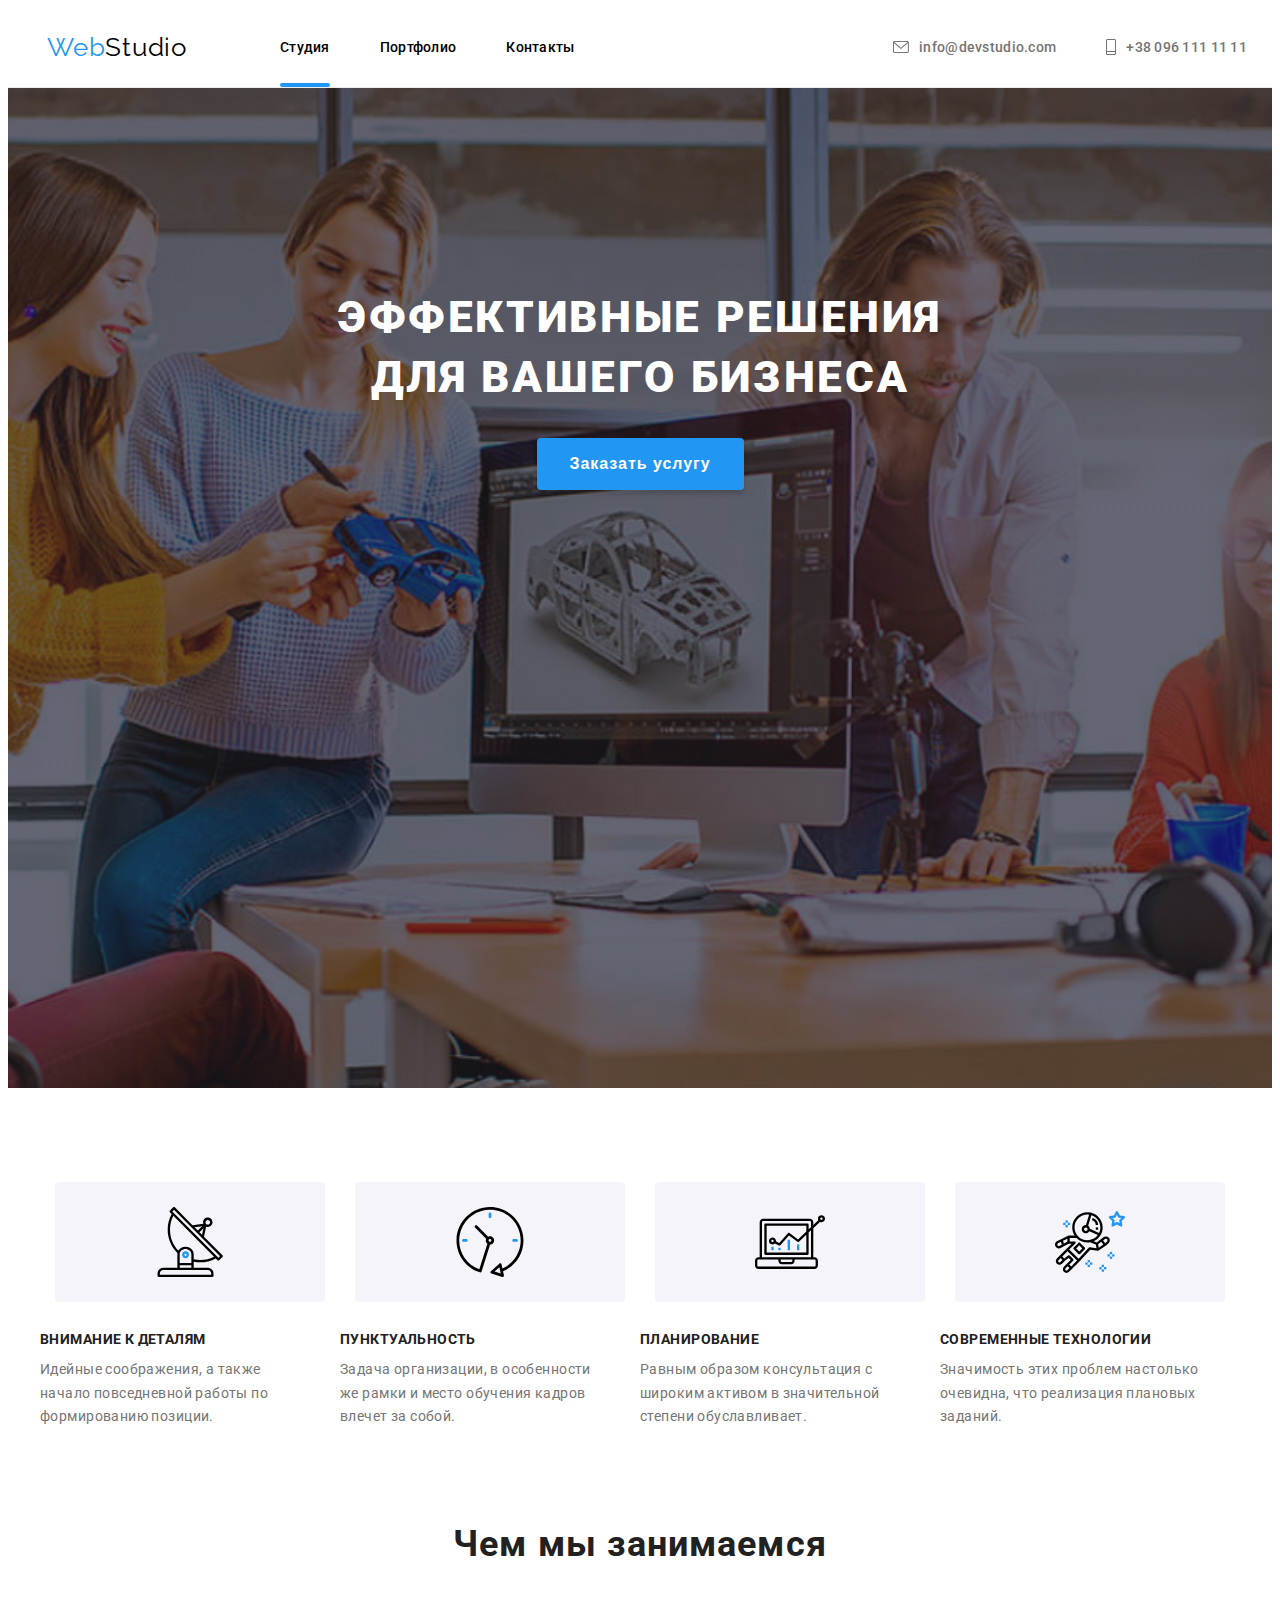
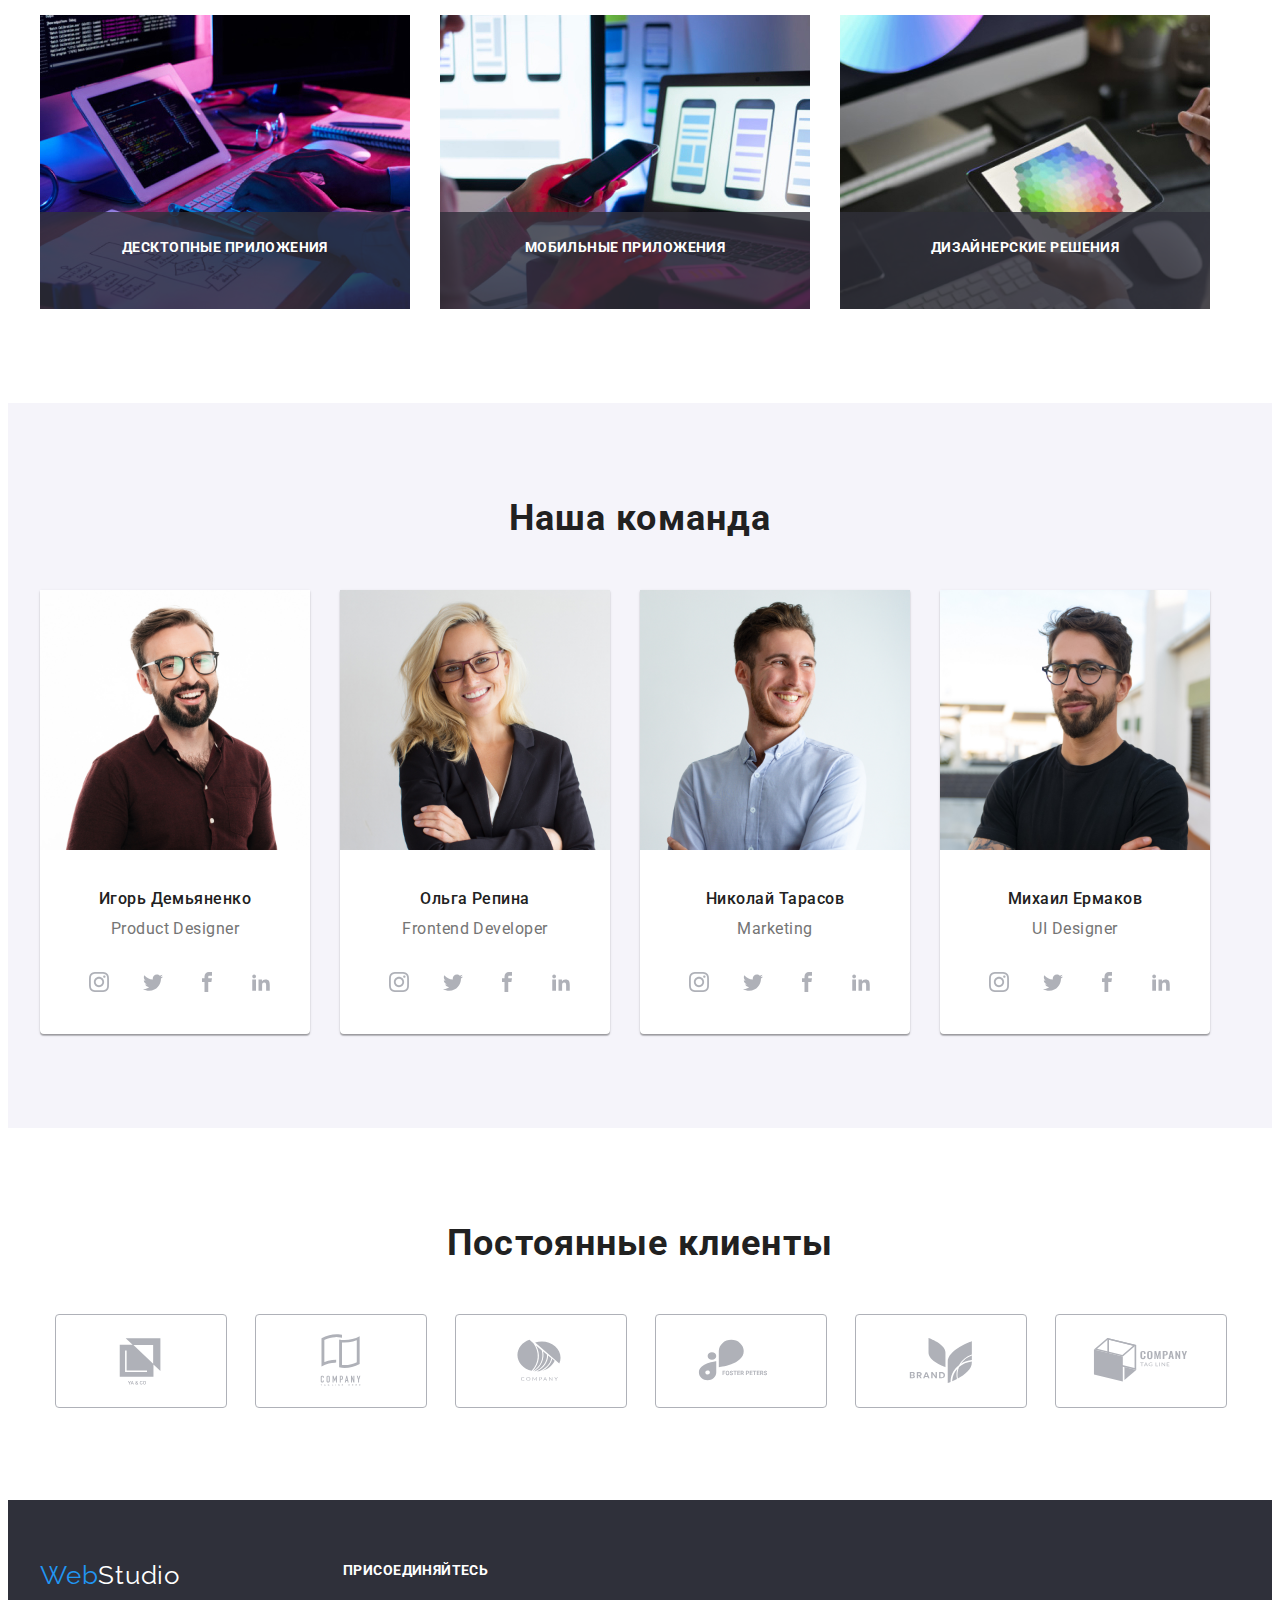
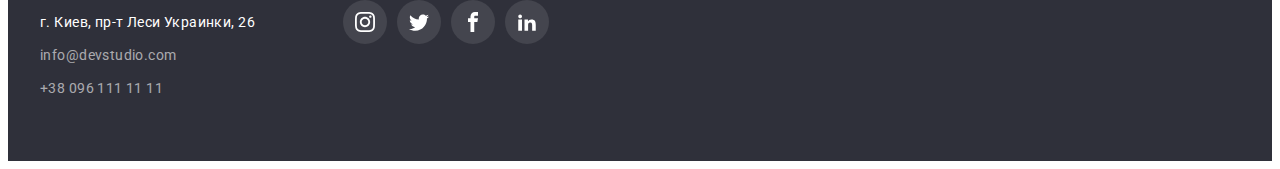
<file: index.html>
<!DOCTYPE html>
<html lang="ru">
<head>
	<meta charset="UTF-8">
	<meta http-equiv="X-UA-Compatible" content="IE=edge">
	<meta name="viewport" content="width=device-width, initial-scale=1.0">
	<link rel="stylesheet" href="https://cdnjs.cloudflare.com/ajax/libs/modern-normalize/1.1.0/modern-normalize.min.css" integrity="sha512-wpPYUAdjBVSE4KJnH1VR1HeZfpl1ub8YT/NKx4PuQ5NmX2tKuGu6U/JRp5y+Y8XG2tV+wKQpNHVUX03MfMFn9Q==" crossorigin="anonymous" referrerpolicy="no-referrer" />
	<link rel="stylesheet" href="./css/styles.css">
	<link rel="preconnect" href="https://fonts.googleapis.com">
	<link rel="preconnect" href="https://fonts.gstatic.com" crossorigin>
	<link rel="preconnect" href="https://fonts.googleapis.com">
<link rel="preconnect" href="https://fonts.gstatic.com" crossorigin>
<link href="https://fonts.googleapis.com/css2?family=Raleway:wght@700&family=Roboto:wght@400;500;700;900&display=swap" rel="stylesheet">
	<title>WEB-Studio</title>
</head>
<body>
	<!-- Header -->
	<header class="header">
		<div class="container">
		 <a href="./index.html" class="logo">Web<span class="logo-header">Studio</span></a>
		<nav class="nav">
			<ul class="nav-list list">
				<li class="nav-item">
					<a href="./index.html" class="nav-link link current">Студия</a>
				</li>
				<li class="nav-item">
					<a href="./portfolio.html" class="nav-link link ">Портфолио</a>
				</li>
				<li class="nav-item">
					<a href="#footer" class="nav-link link ">Контакты</a>
				</li>
			</ul>
		</nav>
		<ul class="contacts list">
			<li class="contacts-item">
				<a href="mailto:info@devstudio.com" class="contacts-link-header link">
					<svg class="contacts-icon" height="12" width="16">
						<use href="./images/icons.svg#icon-envelope-hover"></use>
					</svg>info@devstudio.com</a>
			</li>
			<li class="contacts-item">
				<a href="tel:+380961111111" class="contacts-link-header link">
					<svg class="contacts-icon" width="10" height="16">
						<use href="./images/icons.svg#icon-Vector"></use>
					</svg>+38 096 111 11 11</a>
			</li>
		</ul>
		</div>
	</header>

	<!-- Main content -->
	<main>
		<section class="hero">
			<div class="container">
				<h1 class="hero-title">Эффективные решения для вашего бизнеса</h1>
				<button type="button" class="hero-btn" data-modal-open> Заказать услугу </button>
			</div>
		</section>

		<!-- Преимущества -->
		<section class="benefits">
			<div class="container">
				<ul class="benefits-icon-list list">
					<li class="benefits-icon-item">
						<svg width="70" height="70">
							<use href="./images/icons.svg#icon-Group"></use>
						</svg>
					</li>
					<li class="benefits-icon-item">
						<svg width="70" height="70">
							<use href="./images/icons.svg#icon-clock-1"></use>
						</svg>
					</li>
					<li class="benefits-icon-item">
						<svg width="70" height="70">
							<use href="./images/icons.svg#icon-diagram-1"></use>
						</svg>
					</li>
					<li class="benefits-icon-item">
						<svg width="70" height="70">
							<use href="./images/icons.svg#icon-astronaut-1"></use>
						</svg>
					</li>
				</ul>
				<ul class="benefits-list list">
					<li class="benefits-item">
					<h3 class="benefits-title title">Внимание к деталям</h3>
					<p class="benefits-text">Идейные соображения, а также начало повседневной работы по формированию позиции.</p>
					</li>
					<li class="benefits-item">
					<h3 class="benefits-title title">Пунктуальность</h3>
					<p class="benefits-text">Задача организации, в особенности же рамки и место обучения кадров влечет за собой.</p>
					</li>
					<li class="benefits-item">
					<h3 class="benefits-title title">Планирование</h3>
					<p class="benefits-text">Равным образом консультация с широким активом в значительной степени обуславливает.</p>
					</li>
					<li class="benefits-item">
					<h3 class="benefits-title title">Современные технологии</h3>
					<p class="benefits-text">Значимость этих проблем настолько очевидна, что реализация плановых заданий.</p>
					</li>
				</ul>
			</div>
			
		</section>
		
		<!-- Чем занимаемся -->
		<section class="work section">
			<div class="container">
				<h2 class="pre-title">Чем мы занимаемся</h2>
			<ul class="work-list list">
				<li class="work-item"> 
					<div class="top-text-wrap">
						<img src="./images/box1.jpg" alt="разработка" width="370"> 
						<p class="work-top-text">Десктопные приложения</p> 
					</div>
				</li>
					
				<li class="work-item"> 
					<div class="top-text-wrap">
						<img src="./images/box2.jpg" alt="приложения" width="370"> 
						<p class="work-top-text">Мобильные приложения</p>
					</div>	
				</li>
					
				<li class="work-item"> 
					<div class="top-text-wrap">
						<img src="./images/box3.jpg" alt="дизайн" width="370"> 
						<p class="work-top-text">Дизайнерские решения</p>
					</div>
				</li>
						
			</ul>
			</div>
			
		</section>

		<!-- Наша команда -->
		<section class="team section"> 	
			<div class="container">
				<h2 class="pre-title">Наша команда</h2>
			<ul class="team-list list">
				<li class="team-item">
					<img src="./images/img.jpg" alt="фото" width="270">
					<div class="team-content">
						<h3 class="team-title">Игорь Демьяненко</h3>
						<p class="team-text">Product Designer</p>
					<ul class="soc-icon-list list">
						<li class="soc-icon-item">
							<a class="soc-icon-link link" href="https://www.instagram.com/" target="_blank">
							<svg class="soc-icon" width="20" height="20">
								<use href="./images/icons.svg#icon-instagram"></use>
							</svg>
						</a></li>
						<li class="soc-icon-item">
							<a href="https://twitter.com/" class="soc-icon-link link" target="_blank">
								<svg class="soc-icon" width="20" height="20">
									<use href="./images/icons.svg#icon-twitter"></use>
								</svg>
							</a>
						</li>
						<li class="soc-icon-item">
							<a href="https://www.facebook.com/" class="soc-icon-link link" target="_blank">
								<svg class="soc-icon" width="20" height="20">
									<use href="./images/icons.svg#icon-facebook"></use>https://www.linkedin.com/
								</svg>
							</a>
						</li>
						<li class="soc-icon-item">
							<a href="https://www.linkedin.com/" class="soc-icon-link link" target="_blank">
								<svg class="soc-icon" width="20" height="20">
									<use href="./images/icons.svg#icon-linkedin"></use>
								</svg>
							</a>
						</li>
					</ul>
					</div>
				
					
				</li>
				<li class="team-item">
					<img src="./images/img1.jpg" alt="фото" width="270">
					<div class="team-content">
						<h3 class="team-title">Ольга Репина</h3>
						<p class="team-text">Frontend Developer</p>
						<ul class="soc-icon-list list">
						<li class="soc-icon-item">
							<a class="soc-icon-link link" href="https://www.instagram.com/" target="_blank">
							<svg class="soc-icon" width="20" height="20">
								<use href="./images/icons.svg#icon-instagram"></use>
							</svg>
						</a></li>
						<li class="soc-icon-item">
							<a href="https://twitter.com/" class="soc-icon-link link" target="_blank">
								<svg class="soc-icon" width="20" height="20">
									<use href="./images/icons.svg#icon-twitter"></use>
								</svg>
							</a>
						</li>
						<li class="soc-icon-item">
							<a href="https://www.facebook.com/" class="soc-icon-link link" target="_blank">
								<svg class="soc-icon" width="20" height="20">
									<use href="./images/icons.svg#icon-facebook"></use>
								</svg>
							</a>
						</li>
						<li class="soc-icon-item">
							<a href="https://www.linkedin.com/" class="soc-icon-link link" target="_blank">
								<svg class="soc-icon" width="20" height="20">
									<use href="./images/icons.svg#icon-linkedin"></use>
								</svg>
							</a>
						</li>
					</ul>
					</div>
					
				</li>
				<li class="team-item">
					<img src="./images/img2.jpg" alt="фото" width="270">
					<div class="team-content">
						<h3 class="team-title">Николай Тарасов</h3>
						<p class="team-text">Marketing</p>
						<ul class="soc-icon-list list">
						<li class="soc-icon-item">
							<a class="soc-icon-link link" href="https://www.instagram.com/" target="_blank">
							<svg class="soc-icon" width="20" height="20">
								<use href="./images/icons.svg#icon-instagram"></use>
							</svg>
						</a></li>
						<li class="soc-icon-item">
							<a href="https://twitter.com/" class="soc-icon-link link" target="_blank">
								<svg class="soc-icon" width="20" height="20">
									<use href="./images/icons.svg#icon-twitter"></use>
								</svg>
							</a>
						</li>
						<li class="soc-icon-item">
							<a href="https://www.facebook.com/" class="soc-icon-link link" target="_blank">
								<svg class="soc-icon" width="20" height="20">
									<use href="./images/icons.svg#icon-facebook"></use>
								</svg>
							</a>
						</li>
						<li class="soc-icon-item">
							<a href="https://www.linkedin.com/" class="soc-icon-link link" target="_blank">
								<svg class="soc-icon" width="20" height="20">
									<use href="./images/icons.svg#icon-linkedin"></use>
								</svg>
							</a>
						</li>
					</ul>
					</div>
					
				</li>
				<li class="team-item">	
					<img src="./images/img3.jpg" alt="фото" width="270">
					<div class="team-content">
						<h3 class="team-title">Михаил Ермаков</h3>
						<p class="team-text">UI Designer</p>
						<ul class="soc-icon-list list">
						<li class="soc-icon-item">
							<a class="soc-icon-link link" href="https://www.instagram.com/" target="_blank">
							<svg class="soc-icon" width="20" height="20">
								<use href="./images/icons.svg#icon-instagram"></use>
							</svg>
						</a></li>
						<li class="soc-icon-item">
							<a href="https://twitter.com/" class="soc-icon-link link" target="_blank">
								<svg class="soc-icon" width="20" height="20">
									<use href="./images/icons.svg#icon-twitter"></use>
								</svg>
							</a>
						</li>
						<li class="soc-icon-item">
							<a href="https://www.facebook.com/" class="soc-icon-link link" target="_blank">
								<svg class="soc-icon" width="20" height="20">
									<use href="./images/icons.svg#icon-facebook"></use>
								</svg>
							</a>
						</li>
						<li class="soc-icon-item">
							<a href="https://www.linkedin.com/" class="soc-icon-link link" target="_blank">
								<svg class="soc-icon" width="20" height="20">
									<use href="./images/icons.svg#icon-linkedin"></use>
								</svg>
							</a>
						</li>
					</ul>
					</div>
					
				</li>
			</ul>
			</div>
			
		</section>

		<section class="clients section">
			<div class="container">
				<h2 class="pre-title"> Постоянные клиенты </h2>
				<ul class="clients-list list">
					<li class="clients-item">
						<a href="" class="clients-icon-link link">
							<svg class="clients-icon" width="106" height="60">
								<use href="./images/icons.svg#icon-Logo"></use>
							</svg>
						</a>
					</li>
					<li class="clients-item">
						<a href="" class="clients-icon-link link">
							<svg class="clients-icon" width="106" height="60">
								<use href="./images/icons.svg#icon-Logo-1"></use>
							</svg>
						</a>
					</li>
					<li class="clients-item">
						<a href="" class="clients-icon-link link">
							<svg class="clients-icon" width="106" height="60">
								<use href="./images/icons.svg#icon-Logo-2"></use>
							</svg>
						</a>
					</li>
					<li class="clients-item">
						<a href="" class="clients-icon-link link">
							<svg class="clients-icon" width="106" height="60">
								<use href="./images/icons.svg#icon-Logo-3"></use>
							</svg>
						</a>
					</li>
					<li class="clients-item">
						<a href="" class="clients-icon-link link">
							<svg class="clients-icon" width="106" height="60">
								<use href="./images/icons.svg#icon-Logo-4"></use>
							</svg>
						</a>
					</li>
					<li class="clients-item">
						<a href="" class="clients-icon-link link">
							<svg class="clients-icon" width="106" height="60">
								<use href="./images/icons.svg#icon-Logo-5"></use>
							</svg>
						</a>
					</li>
				</ul>
			</div>
		</section>
	</main>

	<!-- Footer -->
	<footer class="footer">
		<div class="container">
			<div>
				<a href="#" class="logo">Web<span class="logo-footer">Studio</span></a>
			<address class="address">
				г. Киев, пр-т Леси Украинки, 26
			</address>
			<ul class="footer-list list">
				<li class="footer-item"> 
					<a href="mailto:info@devstudio.com" class="contacts-link-footer link">info@devstudio.com</a>
				</li>
				<li class="footer-item">
					<a href="tel:+380961111111" class="contacts-link-footer link">+38 096 111 11 11</a>
				</li>
			</ul>
			</div>
			
			<div class="footer-social">
				<h3 class="footer-soc-title">Присоединяйтесь</h3>
				<ul class="footer-icon-list list">
				<li class="footer-icon-item">
					<a href="https://www.instagram.com/" class="footer-icon-link link" target="_blank">
						<svg height="20" width="20">
						<use href="./images/icons.svg#icon-instagram"></use>
					</svg>
					</a>
					
				</li>
				<li class="footer-icon-item">
					<a href="https://twitter.com/" class="footer-icon-link link" target="_blank">
						<svg height="20" width="20">
						<use href="./images/icons.svg#icon-twitter"></use>
					</svg>
					</a>
					
				</li>
				<li class="footer-icon-item">
					<a href="https://www.facebook.com/" class="footer-icon-link link" target="_blank">
						<svg height="20" width="20">
						<use href="./images/icons.svg#icon-facebook"></use>
					</svg>
					</a>
					
				</li>
				<li class="footer-icon-item">
					<a href="https://www.linkedin.com/" class="footer-icon-link link" target="_blank">
						<svg height="20" width="20">
						<use href="./images/icons.svg#icon-linkedin"></use>
					</svg>
					</a>
					
				</li>
			</ul>
			</div>	
		</div>
			
	</footer>
	<div class="backdrop is-hidden" data-modal>
				<div class="modal">
					<button type="button" class="modal-btn-close" data-modal-close>
							<svg height="20" width="20">
						<use href="./images/icons.svg#icon-close-black-18dp-2-1"></use>
					</svg>
					</button>
				</div>
	</div>
	 <script src="./js/modal.js"></script>
</body>
</html>
</file>
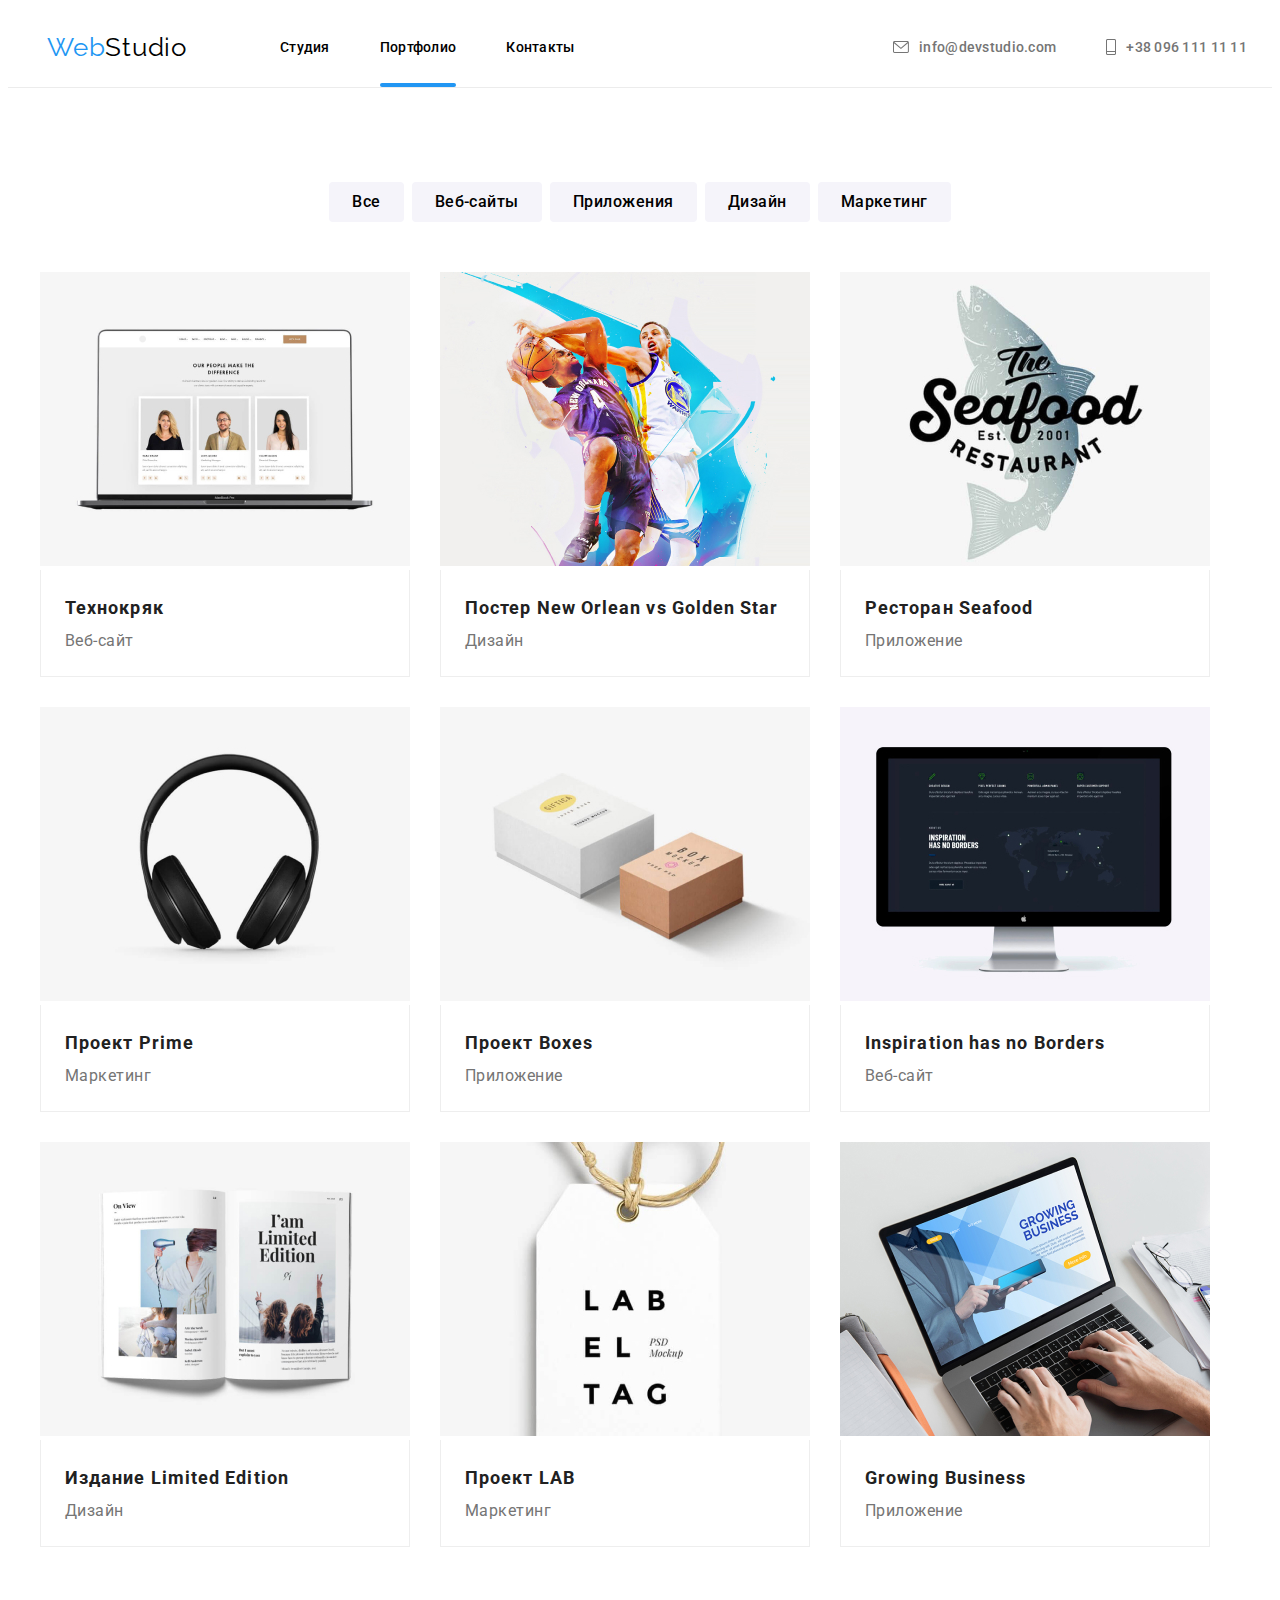
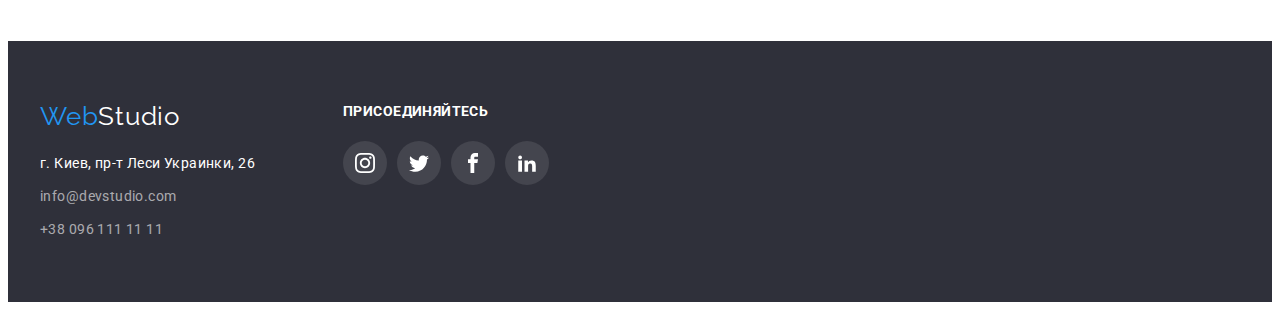
<file: portfolio.html>
<!DOCTYPE html>
<html lang="ru">
  <head>
    <meta charset="UTF-8" />
    <meta http-equiv="X-UA-Compatible" content="IE=edge" />
    <meta name="viewport" content="width=device-width, initial-scale=1.0" />
    <link rel="stylesheet" href="https://cdnjs.cloudflare.com/ajax/libs/modern-normalize/1.1.0/modern-normalize.min.css" integrity="sha512-wpPYUAdjBVSE4KJnH1VR1HeZfpl1ub8YT/NKx4PuQ5NmX2tKuGu6U/JRp5y+Y8XG2tV+wKQpNHVUX03MfMFn9Q==" crossorigin="anonymous" referrerpolicy="no-referrer" />
    <link rel="stylesheet" href="./css/styles.css" />
    <link rel="preconnect" href="https://fonts.googleapis.com" />
    <link rel="preconnect" href="https://fonts.gstatic.com" crossorigin />
    <link
      href="https://fonts.googleapis.com/css2?family=Raleway:wght@700&family=Roboto:wght@400;500;700;900&display=swap"
      rel="stylesheet"
    />
    <title>Portfolio</title>
  </head>
  <body>
    <!-- Header -->
  
    <header class="header ">
		<div class="container">
		 <a href="./index.html" class="logo">Web<span class="logo-header">Studio</span></a>
		<nav class="nav">
			<ul class="nav-list list">
				<li class="nav-item">
					<a href="./index.html" class="nav-link link">Студия</a>
				</li>
				<li class="nav-item">
					<a href="./portfolio.html" class="nav-link link current">Портфолио</a>
				</li>
				<li class="nav-item">
					<a href="#" class="nav-link link">Контакты</a>
				</li>
			</ul>
		</nav>
		<ul class="contacts list">
			<li class="contacts-item">
				<a href="mailto:info@devstudio.com" class="contacts-link-header link">
          <svg class="contacts-icon" height="12" width="16">
						<use href="./images/icons.svg#icon-envelope-hover"></use>
					</svg>info@devstudio.com</a>
			</li>
			<li class="contacts-item">
				<a href="tel:+380961111111" class="contacts-link-header link">
          <svg class="contacts-icon" width="10" height="16">
						<use href="./images/icons.svg#icon-Vector"></use>
					</svg>+38 096 111 11 11</a>
			</li>
		</ul>
		</div>
	</header>
    <!--Main-->
    <main>

      <!--Work examples-->
      <section class="examples section">
         <div class="filter container">
          <ul class="filter-list list">
          <li class="filter-item"><button type="button" class="filter-btn link">Все</button></li>
          <li class="filter-item"><button type="button" class="filter-btn link">Веб-сайты</button></li>
          <li class="filter-item"><button type="button" class="filter-btn link">Приложения</button></li>
          <li class="filter-item"><button type="button" class="filter-btn link">Дизайн</button></li>
          <li class="filter-item"><button type="button" class="filter-btn link">Маркетинг</button></li>
        </ul>
        </div>
        <div class="container">
           <ul class="examples-list list">
          <li class="examples-item">
            <div class="examples-wrap">
              <img src="./images/portfolio1.jpg" alt="Ноутбук с вэб-сайтом" width="370" />
              <p class="examples-top-text">Ресурс предлагает комплексные предложения с разным уровнем функционала и сервисов. Все это позволит посетителю получить исчерпывающие сведения о компании или частном лице.</p>
            </div>
           
            <div class="examples-content">
              <h3 class="examples-title">Технокряк</h3>
              <p class="examples-text">Веб-сайт</p>
            </div>
            
          </li>
          <li class="examples-item">
            <div class="examples-wrap">
              <img src="./images/portfolio2.jpg" alt="Постер" width="370" />
              <p class="examples-top-text">Ресурс предлагает комплексные предложения с разным уровнем функционала и сервисов. Все это позволит посетителю получить исчерпывающие сведения о компании или частном лице.</p>
            </div>
            
            <div class="examples-content">
              <h3 lang="en" class="examples-title">Постер New Orlean vs Golden Star</h3>
              <p class="examples-text">Дизайн</p>
            </div>
            
          </li>
          <li class="examples-item">
            <div class="examples-wrap">
              <img src="./images/portfolio3.jpg" alt="Логотип ресторана" width="370" />
              <p class="examples-top-text">Ресурс предлагает комплексные предложения с разным уровнем функционала и сервисов. Все это позволит посетителю получить исчерпывающие сведения о компании или частном лице.</p>
            </div>
            
            <div class="examples-content">
              <h3 lang="en" class="examples-title">Ресторан Seafood</h3>
            <p class="examples-text">Приложение</p>
            </div>
            
          </li>
          <li class="examples-item">
            <div class="examples-wrap">
              <img src="./images/portfolio4.jpg" alt="Наушники" width="370" />
              <p class="examples-top-text">Ресурс предлагает комплексные предложения с разным уровнем функционала и сервисов. Все это позволит посетителю получить исчерпывающие сведения о компании или частном лице.</p>
            </div>
            
            <div class="examples-content">
              <h3 lang="en" class="examples-title">Проект Prime</h3>
            <p class="examples-text">Маркетинг</p>
            </div>
            
          </li>
          <li class="examples-item">
            <div class="examples-wrap">
              <img src="./images/portfolio5.jpg" alt="Коробки" width="370" />
              <p class="examples-top-text">Ресурс предлагает комплексные предложения с разным уровнем функционала и сервисов. Все это позволит посетителю получить исчерпывающие сведения о компании или частном лице.</p>
            </div>
            
            <div class="examples-content">
              <h3 lang="en" class="examples-title">Проект Boxes</h3>
            <p class="examples-text">Приложение</p>
            </div>
            
          </li>
          <li class="examples-item">
            <div class="examples-wrap">
              <img src="./images/portfolio6.jpg" alt="Монитор" width="370" />
              <p class="examples-top-text">Ресурс предлагает комплексные предложения с разным уровнем функционала и сервисов. Все это позволит посетителю получить исчерпывающие сведения о компании или частном лице.</p>
            </div>
            
            <div class="examples-content">
              <h3 lang="en" class="examples-title">Inspiration has no Borders</h3>
            <p class="examples-text">Веб-сайт</p>
            </div>
            
          </li>
          <li class="examples-item">
            <div class="examples-wrap">
               <img src="./images/portfolio7.jpg" alt="Книга" width="370" />
              <p class="examples-top-text">Ресурс предлагает комплексные предложения с разным уровнем функционала и сервисов. Все это позволит посетителю получить исчерпывающие сведения о компании или частном лице.</p>
            </div>
           
            <div class="examples-content">
              <h3 lang="en" class="examples-title">Издание Limited Edition</h3>
            <p class="examples-text">Дизайн</p>
            </div>
            
          </li>
          <li class="examples-item">
            <div class="examples-wrap">
              <img src="./images/portfolio8.jpg" alt="Бирка" width="370" />
              <p class="examples-top-text">Ресурс предлагает комплексные предложения с разным уровнем функционала и сервисов. Все это позволит посетителю получить исчерпывающие сведения о компании или частном лице.</p>
            </div>
           
            <div class="examples-content">
              <h3 lang="en" class="examples-title">Проект LAB</h3>
            <p class="examples-text">Маркетинг</p>
            </div>
            
          </li>
          <li class="examples-item">
            <div class="examples-wrap">
              <img src="./images/portfolio9.jpg" alt="Разработка приложений" width="370" />
              <p class="examples-top-text">Ресурс предлагает комплексные предложения с разным уровнем функционала и сервисов. Все это позволит посетителю получить исчерпывающие сведения о компании или частном лице.</p>
            </div>
            
            <div class="examples-content">
              <h3 lang="en" class="examples-title">Growing Business</h3>
            <p class="examples-text">Приложение</p>
            </div>
            
          </li>
        </ul>
        </div>
       
      </section>
    </main>

    <!-- Footer -->

    <footer class="footer">
		<div class="container">
			<div>
				<a href="#" class="logo">Web<span class="logo-footer">Studio</span></a>
			<address class="address">
				г. Киев, пр-т Леси Украинки, 26
			</address>
			<ul class="footer-list list">
				<li class="footer-item"> 
					<a href="mailto:info@devstudio.com" class="contacts-link-footer link">info@devstudio.com</a>
				</li>
				<li class="footer-item">
					<a href="tel:+380961111111" class="contacts-link-footer link">+38 096 111 11 11</a>
				</li>
			</ul>
			</div>
			
			<div class="footer-social">
				<h3 class="footer-soc-title">Присоединяйтесь</h3>
				<ul class="footer-icon-list list">
				<li class="footer-icon-item">
					<a href="https://www.instagram.com/" class="footer-icon-link link" target="_blank">
						<svg height="20" width="20">
						<use href="./images/icons.svg#icon-instagram"></use>
					</svg>
					</a>
					
				</li>
				<li class="footer-icon-item">
					<a href="https://twitter.com/" class="footer-icon-link link" target="_blank">
						<svg height="20" width="20">
						<use href="./images/icons.svg#icon-twitter"></use>
					</svg>
					</a>
					
				</li>
				<li class="footer-icon-item">
					<a href="https://www.facebook.com/" class="footer-icon-link link" target="_blank">
						<svg height="20" width="20">
						<use href="./images/icons.svg#icon-facebook"></use>
					</svg>
					</a>
					
				</li>
				<li class="footer-icon-item">
					<a href="https://www.linkedin.com/" class="footer-icon-link link" target="_blank">
						<svg height="20" width="20">
						<use href="./images/icons.svg#icon-linkedin"></use>
					</svg>
					</a>
					
				</li>
			</ul>
			</div>
			
			
		</div>
			
	</footer>
  </body>
</html>
</file>
<file: css/styles.css>
:root {
	--hover-color: #2196F3;
	--main-title-color: #212121;
	--text-color: #757575;
	--time-function: cubic-bezier(0.4, 0, 0.2, 1);
}

p, h1, h2, h3, h4, h5, h6 {
	margin: 0;
	padding: 0;
}

ul {
	margin: 0;
	padding: 0;
}

.section {
	padding-top: 94px;
	padding-bottom: 94px;
}

.container { 
	padding-left: 15px;
	padding-right: 15px;
	margin: 0 auto;
	width: 1200px;
	
}

.logo {
	font-family: 'Raleway';
	font-weight: 700px;
	font-size: 26px;
	line-height: 1.19;
	letter-spacing: 0.03em;
	color: #2196F3;
	text-decoration: none;
	margin-right: 93px;
}

body {
	background-color: #FFFFFF;
	font-family: 'Roboto', sans-serif;
	color: var(--main-title-color)
}



.logo-header {
	color: #000000;
}

.logo-footer {
	color: #FFFFFF;
}

.list {
	list-style: none;
}

.link {
	text-decoration: none;
	transition: color,  250ms var(--time-function);
}

.pre-title {
	font-weight: 700px;
		font-size: 36px;
		line-height: 1.17;
		text-align: center;
		letter-spacing: 0.03em;	
		margin-bottom: 50px;
}



/*---------main page---------*/


/*---------header---------*/

.header {
	padding: 24px;
	border-bottom: 1px solid #ECECEC;
}

.header .container {
	display: flex;
	align-items: center;
	flex-wrap: wrap;
}

.nav-list {
	display: flex;
	align-items: center;
}

.nav-item:not(:last-child) {
	margin-right: 50px;
}


.link {
	font-weight: 500;
		font-size: 14px;
		line-height: 1.14;
		letter-spacing: 0.02em;
}

.contacts-link-header:hover,
.contacts-link-header:focus {
color: var(--hover-color);
}

.contacts-link-footer:hover,
.contacts-link-footer:focus {
	color: var(--hover-color);
}

.contacts-icon {
	margin-right: 10px;
	fill: currentColor;
	

}


.contacts {
	margin-left: auto;
	display: flex;
}

.contacts-item:not(:first-child) {
	margin-left: 50px;
}

.contacts-link-footer {
	color: rgba(255, 255, 255, 0.6);
	font-style: normal;
	font-weight: 400;
	font-size: 14px;
	line-height: 1.71;
	letter-spacing: 0.03em;
	justify-content: center;
	align-items: center;
	
}

.contacts-link-header {
	display: flex;
	color: #757575;
	font-style: normal;
	font-weight: 500;
	font-size: 14px;
	line-height: 1.71;
	letter-spacing: 0.02em;
	justify-content: baseline;
	align-items: center;
}


.hero-btn:hover,
.hero-btn:focus {
	background-color: var(--hover-color);
}

.nav-link:hover,
.nav-link:focus {
	color: var(--hover-color);	
}

.filter-btn:hover,
.filter-btn:focus {
	background-color: var(--hover-color);
	color: #FFFFFF;
}

.nav-link {
	position: relative;
	font-style: normal;
		font-weight: 500;
		font-size: 14px;
		line-height: 1.43;
		letter-spacing: 0.02em;
		color: #000000;
		padding: 32px 0;
}

.current::after {
	position: absolute;
	display: flex;
	bottom: 0;
	content: '';
	width: 100%;
	height: 4px;
	border-radius: 4px;
	background: var(--hover-color);
}



/*---------hero---------*/

.hero .container {
	justify-content: center;
}

.hero {
	background-color: #2F303A;
	max-width: 1600px;
	height: 600px;
	align-items: center;
	justify-content: center;
	padding-top: 200px;
	padding-bottom: 200px;
	background-image: linear-gradient(rgba(47, 48, 58, 0.4), rgba(47, 48, 58, 0.4)), url(../images/hero-gb.png);
	background-repeat: n	o-repeat;
	background-size: cover;
	background-position: center;
	margin: auto;
}

.hero-title {
				width: 696px;
				margin: 0 auto 30px;
				text-align: center;
				font-weight: 900;
				font-size: 44px;
				line-height: 1.36;
				letter-spacing: 0.06em;
				text-transform: uppercase;
				color: rgba(255, 255, 255, 1);
}

.hero-btn {
	font-weight: 700;
	font-size: 16px;
	line-height: 1.88;
	letter-spacing: 0.06em;
	background-color: var(--hover-color);
	color: #FFFFFF;
	cursor: pointer;
	padding: 10px 32px;
	min-width: 200px;
	margin: auto;
	display: block;
	box-shadow: 0px 4px 4px rgba(0, 0, 0, 0.15);
	border-radius: 4px;
	border: 1px solid transparent;

}

/*---------benefits---------*/

.benefits {
	padding-top: 94px;
}

.benefits-title {
		font-weight: 700;
		font-size: 14px;
		line-height: 1.14;
		letter-spacing: 0.03em;
		text-transform: uppercase;
		margin-bottom: 10px;
}

.benefits-text {
	font-weight: 400;
		font-size: 14px;
		line-height: 1.70;
		letter-spacing: 0.03em;
		color: var(--text-color);
}

.benefits-list {
	display: flex;
	
}

.benefits-item {
	width: 270px;
}

.benefits-item:not(:last-child) {
	margin-right: 30px;
}

.benefits-icon-item {
	display: flex;
	width: 270px;
	height: 120px;
	background-color: #F5F4FA;
	border-radius: 2%;
	margin-left: 30px;
	justify-content: center;
	align-items: center;
}

.benefits-icon-item:first-child {
	margin-left: 0;
}

.benefits-icon-list {
	display: flex;
	justify-content: center;
	align-items: center;
	margin-bottom: 30px;
}

/*---------team---------*/

.team-list {
	display: flex;
	gap: 30px;
}

.team-content {
	padding-top: 30px;
	padding-bottom: 30px;

}

.team-item {
	box-shadow: 0px 1px 3px rgba(0, 0, 0, 0.12), 0px 1px 1px rgba(0, 0, 0, 0.14), 0px 2px 1px rgba(0, 0, 0, 0.2);
		border-radius: 0px 0px 4px 4px;
		background-color: #fff;
}



.team {
	background-color: #F5F4FA;
}

.team-title {
	font-weight: 500;
	font-size: 16px;
	line-height: 1.88;
	text-align: center;
	letter-spacing: 0.03em;
	color: #212121;
}

.team-text {
	font-weight: 400;
		font-size: 16px;
		line-height: 1.88;
		text-align: center;
		letter-spacing: 0.03em;
		color: var(--text-color);
		margin-bottom: 16px;
}


.soc-icon-list {
	display: flex;
	justify-content: center;
	align-items: center;
}

.soc-icon-item {
	width: 44px;
	height: 44px;
	margin-left: 10px;
}



.soc-icon-link {
	display: flex;
	border-radius: 50%;
	justify-content: center;
	align-items: center;
	width: 100%;
	height: 100%;
	border-radius: 50%;
	margin-left: 10px;
	background-color: #FFFFFF;
	fill: #AFB1B8;
	
}

.soc-icon-link:first-child {
	margin-left: 0px;
}


.soc-icon-link:hover,
.soc-icon-link:focus {
	fill: #FFFFFF;
	background-color: var(--hover-color);
}


/* ----------clients--------- */



.clients-list {
	display: flex;
	justify-content: center;
	align-items: center;
}

.clients-item {
	width: 170px;
	height: 92px;
	margin-left: 30px;
}


.clients-item:first-child {
	margin-left: 0;
}


.clients-icon-link {
	display: flex;
	width: 100%;
	height: 100%;
	background-color: #FFFFFF;
	justify-content: center;
	align-items: center;
	fill: #AFB1B8;
	border: 1px solid #AFB1B8;
	border-radius: 4px;
}

.clients-icon-link:hover,
.clients-icon-link:focus {
	fill: var(--hover-color);
	border-color: var(--hover-color);
	outline: var(--hover-color);
}





/*---------work---------*/

.work {
	display: flex;
}

.top-text-wrap {
	position: relative;
	display: flex;
}


.work-top-text {
	position: absolute;
	padding-top: 27px;
	font-weight: 700;
	font-size: 14px;
	line-height: 16px;
	text-align: center;
	letter-spacing: 0.03em;
	text-transform: uppercase;
	color: #FFFFFF;
	bottom: 0;
	background-color: rgba(47, 48, 58, 0.8);
	width: 100%;
	height: 70px;
	justify-content: center;
}

.work-item {

	justify-content: center;
	align-items: center;
}

.container .work-list {
	display: flex;
}

.work-item:not(:last-child) {
	margin-right: 30px;
	justify-content: center;
}


/*---------footer---------*/

.footer {
	padding-top: 60px;
	padding-bottom: 60px;
	background-color: #2F303A;
}

.footer .container {
	display: flex;
}


.address {
	font-weight: 400;
		font-size: 14px;
		line-height: 1.71;	
		letter-spacing: 0.03em;
		font-style: normal;
		color: #FFFFFF;
		margin-top: 20px;
}

.footer-social {
	margin-left: 70px;
}

.footer-item {
	margin-top: 9px;
}

.footer-icon-list {
	display: flex;
}	

.footer-icon-item {
	width: 44px;
	height: 44px;
	margin-left: 10px;
}

.footer-icon-item:first-child {
	margin-left: 0;
}

.footer-icon-link {
	display: flex;
	width: 100%;
	height: 100%;
	border-radius: 50%;
	justify-content: center;
	align-items: center;
	background-color: #44454E;
	fill: #FFFFFF;
}

.footer-icon-link:hover,
.footer-icon-link:focus {
		fill: #FFFFFF;
		background-color: var(--hover-color);
}

.footer-soc-title {
	color: #FFFFFF;
	font-weight: 700;
	font-size: 14px;
	line-height: 1.43;
	letter-spacing: 0.03em;
	text-transform: uppercase;
	margin-bottom: 20px;
}


/*---------portfolio-page---------*/

/*---------filter---------*/

.filter {
	margin-bottom: 50px;
}

.filter-btn {
	cursor: pointer;
	font-family: inherit;
	font-weight: 500;
	font-size: 16px;
	line-height: 1.62;
	text-align: center;
	letter-spacing: 0.03em;
	background: #F5F4FA;
	border-radius: 4px;
	border: 1px solid transparent;
	padding: 6px 22px;
	
}

.filter-btn:hover,
.filter-btn:focus {
		box-shadow: 0px 1px 3px rgba(0, 0, 0, 0.12), 0px 1px 1px rgba(0, 0, 0, 0.14), 0px 2px 1px rgba(0, 0, 0, 0.2);
}

.filter-list {
	display: flex;
	justify-content: center;

}

.filter-item:not(:last-child) {
	margin-right: 8px;
}

/*---------work-examples---------*/

.examples-wrap {
	position: relative;
	overflow: hidden;
}

.examples-top-text {
	position: absolute;
	top: 0;
	height: 100%;
	background: rgba(33, 150, 243, 0.9);
	font-weight: 400;
	font-size: 18px;		
	line-height: 1.56;
	letter-spacing: 0.03em;
	color: #FFFFFF;
	transform: translateY(100%);
	transition: transform 250ms linear;
	padding: 63px 24px;
}

.examples-item:hover .examples-top-text {
	transform: translateY(0%);
}

.examples-content {
	padding: 20px 24px;
	border-bottom: 1px solid #EEEEEE;
	border-left: 1px solid #EEEEEE;
	border-right: 1px solid #EEEEEE;
	
}

.examples-list {
		display: flex;
		flex-wrap: wrap;
		gap: 30px;;
}

.examples-item:hover,
.example-item:focus {
		box-shadow: 0px 1px 1px rgba(0, 0, 0, 0.12), 0px 4px 4px rgba(0, 0, 0, 0.06), 1px 4px 6px rgba(0, 0, 0, 0.16);
}

/* .examples-item:not(:last-child) {
	margin-right: 30px;
} */

.examples-title {
		font-weight: 700;
		font-size: 18px;
		line-height: 2;
		letter-spacing: 0.06em;
}

.examples-text {
		font-weight: 400;
		font-size: 16px;
		line-height: 1.88;
		letter-spacing: 0.03em;
		color:  var(--text-color);
}


/*-------- modal -------- */

.backdrop {
	position: fixed;
	top: 0;
	left: 0;
	width: 100%;
	height: 100%;
	background: rgba(0, 0, 0, 0.2);
	transition: opacity 300ms linear, visibility 300ms linear;
}
.backdrop.is-hidden .modal {
	transform: translate(-50%, -50%) scale(0);
}

.modal {
	position: absolute;
	transform: translate(-50%, -50%) scale(1);
	width: 528px;
	min-height: 581px;
	left: 50%;
	top: 50%;
	background: #FFFFFF;
	box-shadow: 0px 1px 3px rgba(0, 0, 0, 0.12), 0px 1px 1px rgba(0, 0, 0, 0.14), 0px 2px 1px rgba(0, 0, 0, 0.2);
	border-radius: 4px;
	transition: transform 500ms linear;
}

.modal-btn-close {
	position: absolute;
	top: 10px;
	right: 10px;
	display: flex;
	align-items: center;
	justify-content: center;
	border-radius: 50%;
	border: 1px solid #0000001A;
	widows: 30px;
	height: 30px;
	background-color: transparent;
	cursor: pointer;
}

.is-hidden {
	opacity: 0;
	visibility: hidden;
	pointer-events: none;
}
</file>
